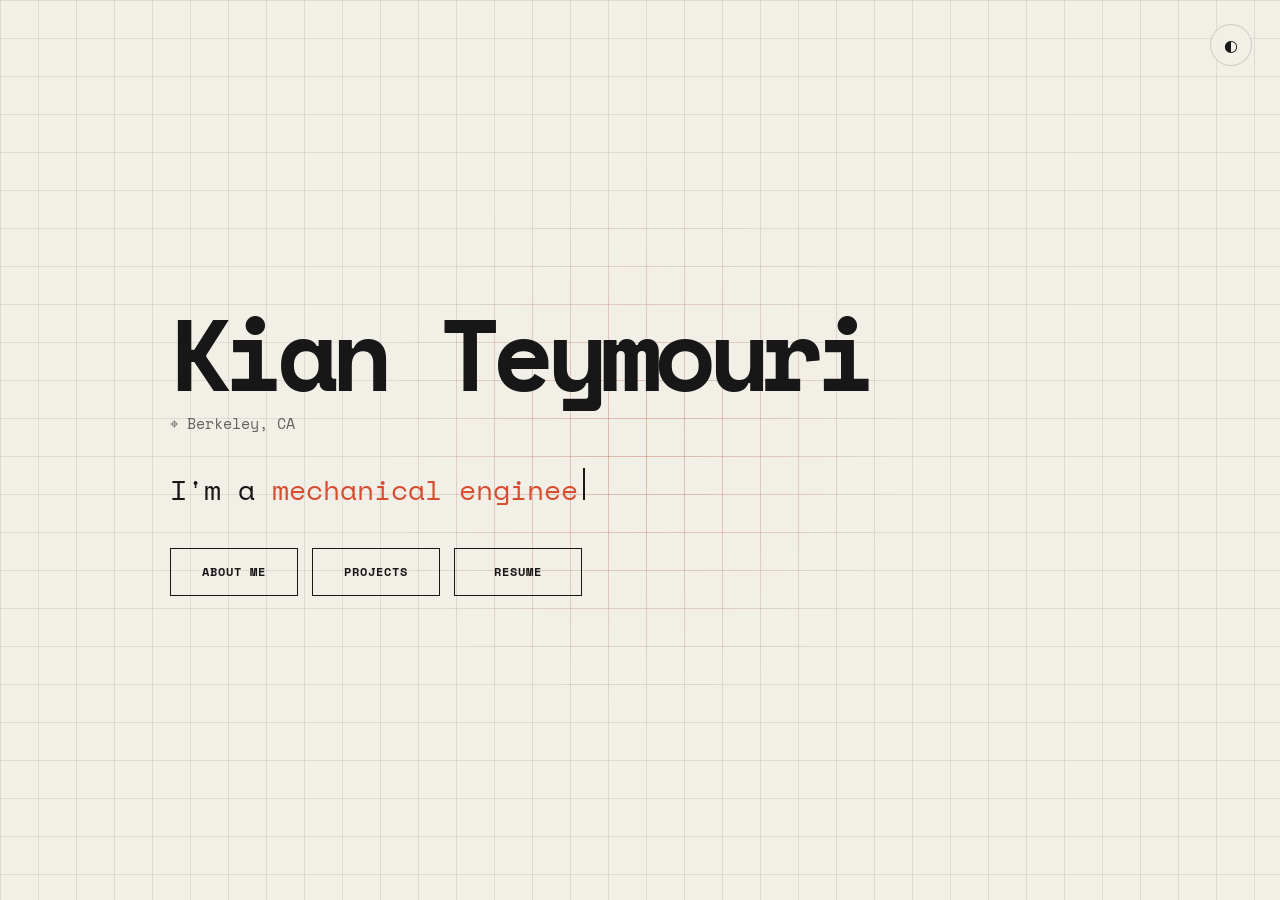
<file: index.html>
<!doctype html>
<html lang="en">
<head>
  <meta charset="utf-8">
  <meta name="viewport" content="width=device-width, initial-scale=1">
  <meta name="description" content="Engineering and product portfolio">
  <title>Kian Teymouri | Portfolio</title>
  <script>
    (() => {
      const saved = localStorage.getItem("portfolio-theme");
      const dark = window.matchMedia("(prefers-color-scheme: dark)").matches;
      if (saved === "dark" || (!saved && dark)) {
        document.documentElement.dataset.theme = "dark";
      }
    })();
  </script>
  <link rel="stylesheet" href="styles.css">
  <script src="script.js" defer></script>
</head>
<body class="landing-page">
  <div class="grid-background" aria-hidden="true">
    <div class="grid-base"></div>
    <div class="grid-glow"></div>
  </div>

  <button class="theme-toggle" type="button" aria-label="Toggle color theme">
    <span class="theme-icon" aria-hidden="true">◐</span>
  </button>

  <main class="landing-shell">
    <section class="landing-copy">
      <p class="name-label">Kian Teymouri</p>
      <p class="location">⌖ Berkeley, CA</p>

      <div class="role-line">
        <span>I'm a&nbsp;</span>
        <span id="typed-role" class="typed-role"></span>
        <span class="typing-cursor" aria-hidden="true"></span>
      </div>

      <nav class="landing-nav" aria-label="Main pages">
        <a class="outline-button" href="about.html">About Me</a>
        <a class="outline-button" href="projects.html">Projects</a>
        <a class="outline-button" href="resume.html">Resume</a>
      </nav>
    </section>
  </main>

  <svg class="corner-doodle doodle-top" viewBox="0 0 420 420" role="img" aria-label="Original rocket doodle">
    <g fill="none" stroke="currentColor" stroke-width="5" stroke-linecap="round" stroke-linejoin="round">
      <path d="M210 50c55 42 76 115 54 192l-54 82-54-82c-22-77-1-150 54-192Z"/>
      <circle cx="210" cy="151" r="28"/>
      <path d="m158 229-58 41 18-87 45-23M262 229l58 41-18-87-45-23"/>
      <path d="m182 320-18 51 46-29 46 29-18-51"/>
      <path d="M192 75h36"/>
      <path d="M190 188h40"/>
    </g>
  </svg>

  <svg class="corner-doodle doodle-bottom" viewBox="0 0 520 340" role="img" aria-label="Original rover doodle">
    <g fill="none" stroke="currentColor" stroke-width="5" stroke-linecap="round" stroke-linejoin="round">
      <path d="M55 270h410"/>
      <circle cx="155" cy="262" r="41"/>
      <circle cx="370" cy="262" r="41"/>
      <path d="M119 225h287l-39-95H178Z"/>
      <path d="M217 130V84h102v46"/>
      <path d="m240 84 19-30h20l19 30"/>
      <circle cx="267" cy="109" r="8"/>
      <path d="M205 166h159M221 194h127"/>
      <path d="M367 129h51l31 31-29 27h-34"/>
      <path d="m449 160 26-14M450 163l28 7"/>
    </g>
  </svg>
</body>
</html>
</file>
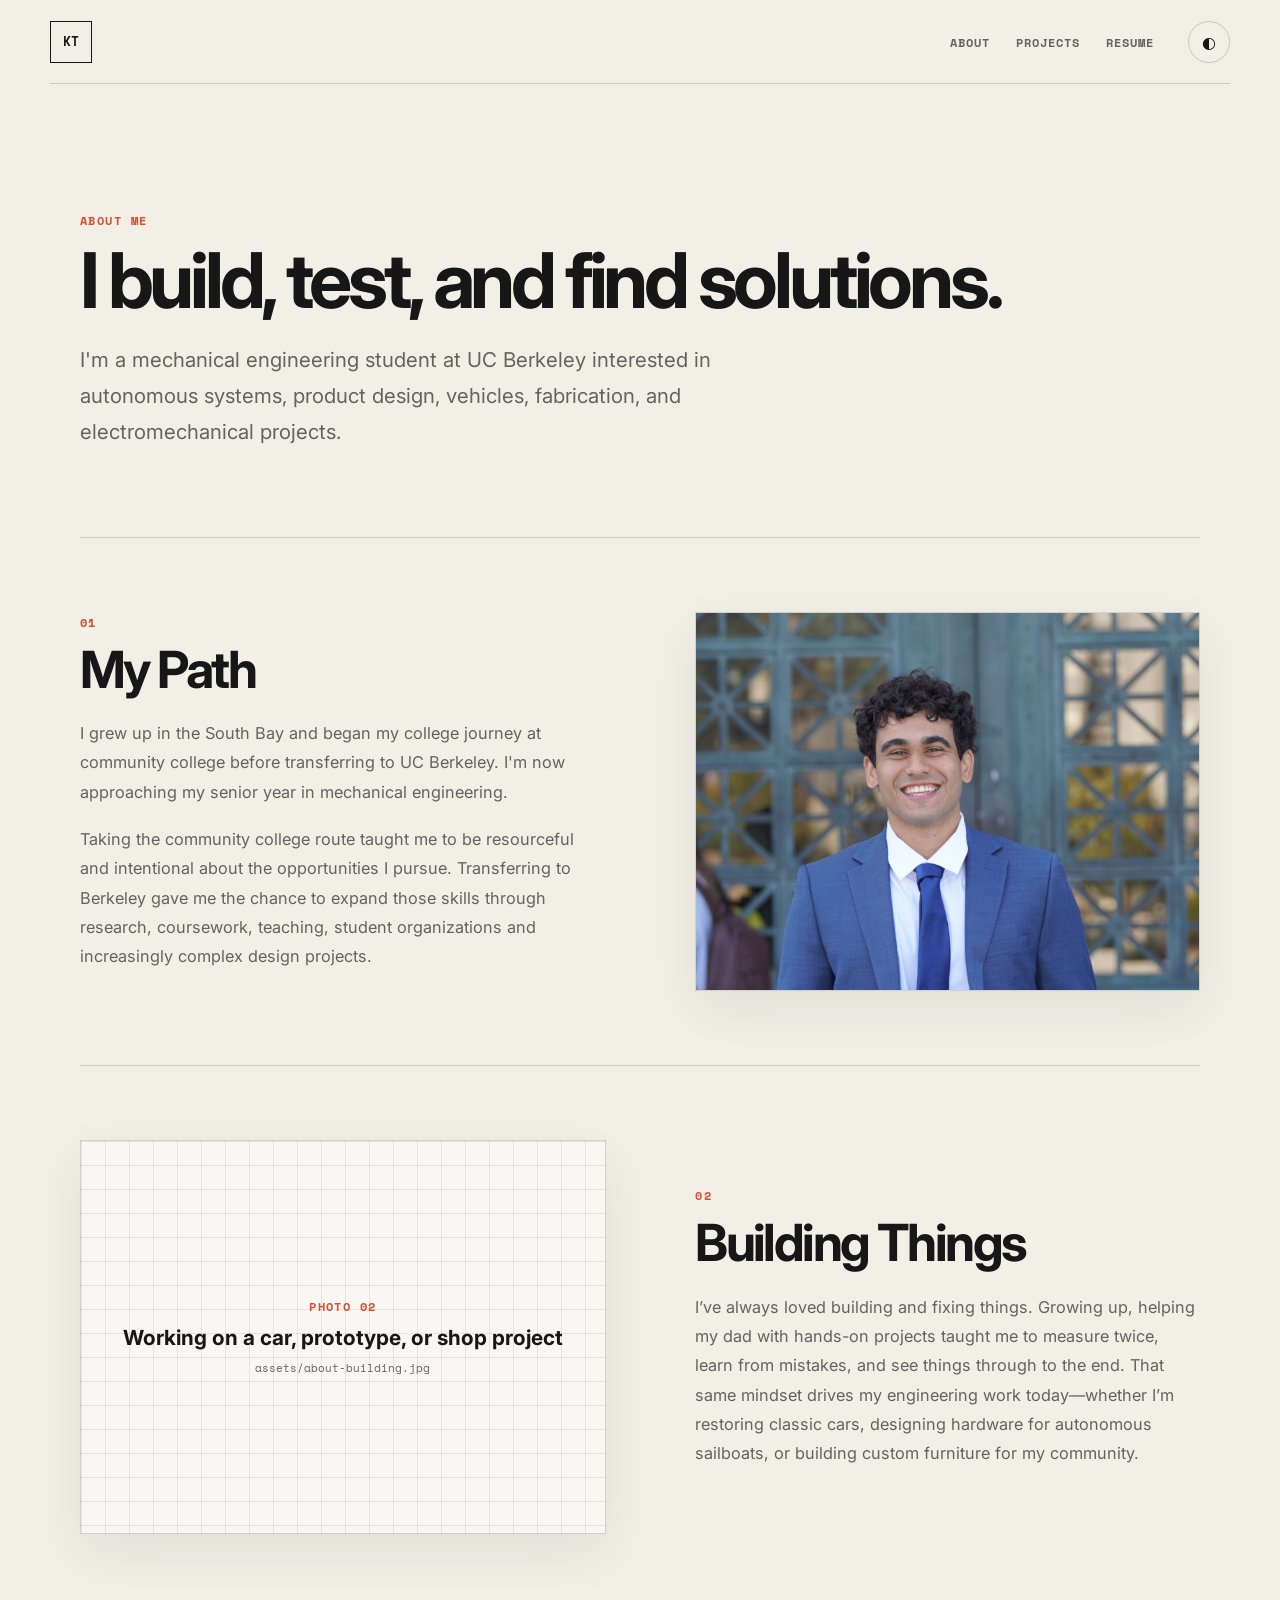
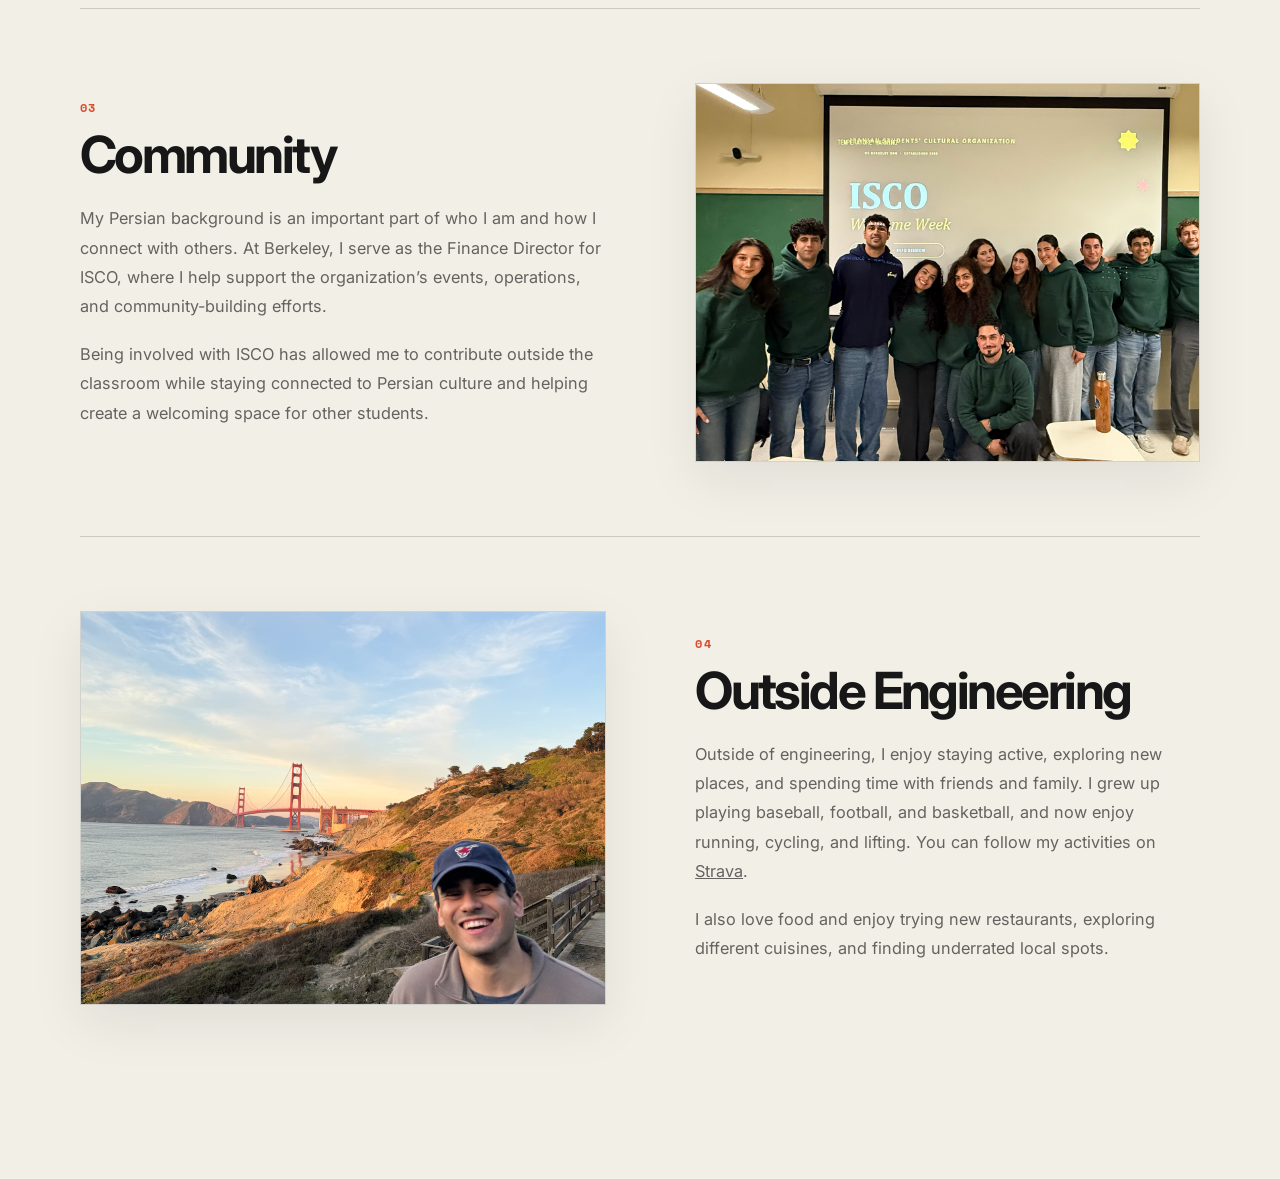
<file: about.html>
<!doctype html>
<html lang="en">
<head>
  <meta charset="utf-8">
  <meta name="viewport" content="width=device-width, initial-scale=1">
  <meta name="description" content="About Kian Teymouri, a UC Berkeley mechanical engineering student focused on building, autonomous systems, and hands-on design.">
  <title>About | Kian Teymouri</title>
  <script>
    (() => {
      const saved = localStorage.getItem("portfolio-theme");
      const dark = window.matchMedia("(prefers-color-scheme: dark)").matches;
      if (saved === "dark" || (!saved && dark)) document.documentElement.dataset.theme = "dark";
    })();
  </script>
  <link rel="stylesheet" href="styles.css">
  <link rel="stylesheet" href="about.css">
  <script src="script.js" defer></script>
</head>
<body>
  <header class="site-header">
    <a class="brand" href="index.html">KT</a>
    <nav class="site-nav" aria-label="Primary navigation">
      <a href="about.html" aria-current="page">About</a>
      <a href="projects.html">Projects</a>
      <a href="resume.html">Resume</a>
    </nav>
    <button class="theme-toggle inline-toggle" type="button" aria-label="Toggle color theme">◐</button>
  </header>

  <main class="page-shell about-page">
    <section class="page-intro about-intro">
      <p class="eyebrow">About me</p>
      <h1>I build, test, and find solutions.</h1>
      <p class="lede">I'm a mechanical engineering student at UC Berkeley interested in autonomous systems, product design, vehicles, fabrication, and electromechanical projects.</p>
    </section>

    <section class="about-story-section">
      <div class="about-story-copy">
        <p class="about-section-number">01</p>
        <h2>My Path</h2>
        <p>I grew up in the South Bay and began my college journey at community college before transferring to UC Berkeley. I'm now approaching my senior year in mechanical engineering.</p>
        <p>Taking the community college route taught me to be resourceful and intentional about the opportunities I pursue. Transferring to Berkeley gave me the chance to expand those skills through research, coursework, teaching, student organizations and increasingly complex design projects.</p>
      </div>
      <figure class="about-photo-slot">
        <img src="assets/headshot.png" alt="Campus shot">
      </figure>
    </section>

    <section class="about-story-section reverse-layout">
      <div class="about-story-copy">
        <p class="about-section-number">02</p>
        <h2>Building Things</h2>
        <p>I’ve always loved building and fixing things. Growing up, helping my dad with hands-on projects taught me to measure twice, learn from mistakes, and see things through to the end. That same mindset drives my engineering work today—whether I’m restoring classic cars, designing hardware for autonomous sailboats, or building custom furniture for my community.
      </div>
      <figure class="about-photo-slot">
        <!-- Replace the placeholder below with: <img src="assets/about-building.jpg" alt="Kian working on an engineering project"> -->
        <div class="photo-placeholder"><span>Photo 02</span><strong>Working on a car, prototype, or shop project</strong><small>assets/about-building.jpg</small></div>
      </figure>
    </section>

    <section class="about-story-section">
      <div class="about-story-copy">
        <p class="about-section-number">03</p>
        <h2>Community</h2>
        <p>My Persian background is an important part of who I am and how I connect with others. At Berkeley, I serve as the Finance Director for ISCO, where I help support the organization’s events, operations, and community-building efforts.</p>
        <p>Being involved with ISCO has allowed me to contribute outside the classroom while staying connected to Persian culture and helping create a welcoming space for other students.</p>
      </div>
      <figure class="about-photo-slot">
        <img src="assets/isco.png" alt="Club Members">
      </figure>
    </section>

    <section class="about-story-section reverse-layout">
      <div class="about-story-copy">
        <p class="about-section-number">04</p>
<h2>Outside Engineering</h2>
<p>Outside of engineering, I enjoy staying active, exploring new places, and spending time with friends and family. I grew up playing baseball, football, and basketball, and now enjoy running, cycling, and lifting. You can follow my activities on <a href="https://www.strava.com/athletes/183209397" target="_blank" rel="noopener noreferrer">Strava</a>.</p>
<p>I also love food and enjoy trying new restaurants, exploring different cuisines, and finding underrated local spots.</p>
      </div>
      <figure class="about-photo-slot">
        <!-- Replace the placeholder below with: <img src="assets/about-life.jpg" alt="Kian playing sports or trying new food"> -->
        <img src="assets/sf_view.png" alt="Rlly Nice Hike: Batteries to Bluff">
      </figure>
    </section>
  </main>
</body>
</html>
</file>
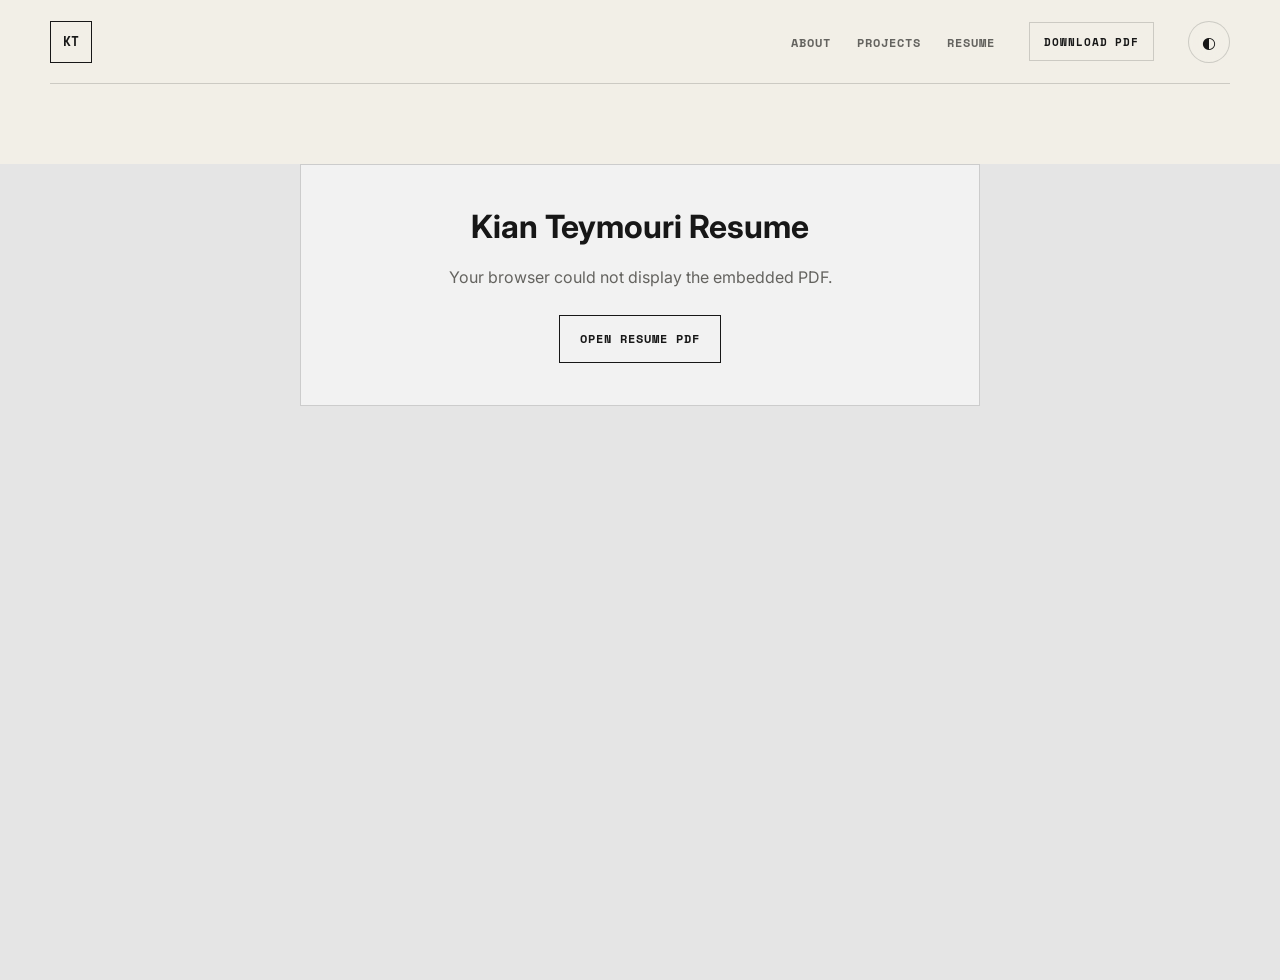
<file: resume.html>
<!doctype html>
<html lang="en">
<head>
  <meta charset="utf-8">
  <meta name="viewport" content="width=device-width, initial-scale=1">
  <meta name="description" content="Resume for Kian Teymouri">
  <title>Resume | Kian Teymouri</title>

  <script>
    (() => {
      const saved = localStorage.getItem("portfolio-theme");
      const dark = window.matchMedia("(prefers-color-scheme: dark)").matches;
      if (saved === "dark" || (!saved && dark)) {
        document.documentElement.dataset.theme = "dark";
      }
    })();
  </script>

  <link rel="stylesheet" href="styles.css">
  <script src="script.js" defer></script>
</head>

<body class="resume-pdf-page">
  <header class="site-header">
    <a class="brand" href="index.html">KT</a>

    <nav class="site-nav" aria-label="Primary navigation">
      <a href="about.html">About</a>
      <a href="projects.html">Projects</a>
      <a href="resume.html" aria-current="page">Resume</a>
    </nav>

    <a class="resume-download-link" href="assets/resume.pdf" download>
      Download PDF
    </a>

    <button
      class="theme-toggle inline-toggle"
      type="button"
      aria-label="Toggle color theme"
    >
      ◐
    </button>
  </header>

  <main class="pdf-viewer-shell">
    <object
      class="pdf-viewer"
      data="assets/resume.pdf"
      type="application/pdf"
      aria-label="Kian Teymouri resume"
    >
      <div class="pdf-fallback">
        <h1>Kian Teymouri Resume</h1>
        <p>
          Your browser could not display the embedded PDF.
        </p>
        <a class="outline-button" href="assets/resume.pdf">
          Open Resume PDF
        </a>
      </div>
    </object>
  </main>
</body>
</html>
</file>
<file: styles.css>
@import url('https://fonts.googleapis.com/css2?family=Inter:wght@400;500;600;700&family=Space+Mono:wght@400;700&display=swap');

:root {
  --bg: #f2efe7;
  --surface: rgba(255, 255, 255, .52);
  --text: #171717;
  --muted: #64635f;
  --line: rgba(23, 23, 23, .17);
  --grid: rgba(23, 23, 23, .085);
  --accent: #d84c2f;
  --shadow: 0 18px 50px rgba(20, 20, 20, .08);
}

:root[data-theme="dark"] {
  --bg: #121313;
  --surface: rgba(255, 255, 255, .035);
  --text: #f1efe8;
  --muted: #aaa9a2;
  --line: rgba(255, 255, 255, .17);
  --grid: rgba(255, 255, 255, .07);
  --accent: #ff775d;
  --shadow: 0 20px 60px rgba(0, 0, 0, .3);
}

* { box-sizing: border-box; }

html { color-scheme: light; }
html[data-theme="dark"] { color-scheme: dark; }

body {
  margin: 0;
  min-height: 100vh;
  overflow-x: hidden;
  background: var(--bg);
  color: var(--text);
  font-family: Inter, system-ui, sans-serif;
  transition: background .25s ease, color .25s ease;
}

a { color: inherit; }
button, a { -webkit-tap-highlight-color: transparent; }
button { font: inherit; }

.grid-background {
  position: fixed;
  inset: 0;
  z-index: -2;
  pointer-events: none;
}

.grid-base, .grid-glow {
  position: absolute;
  inset: 0;
  background-image:
    linear-gradient(var(--grid) 1px, transparent 1px),
    linear-gradient(90deg, var(--grid) 1px, transparent 1px);
  background-size: 38px 38px;
}

.grid-glow {
  opacity: .75;
  mask-image: radial-gradient(circle 280px at var(--mouse-x, 50%) var(--mouse-y, 50%), black, transparent);
  background-image:
    linear-gradient(color-mix(in srgb, var(--accent) 35%, transparent) 1px, transparent 1px),
    linear-gradient(90deg, color-mix(in srgb, var(--accent) 35%, transparent) 1px, transparent 1px);
}

.theme-toggle {
  position: fixed;
  top: 24px;
  right: 28px;
  z-index: 20;
  width: 42px;
  height: 42px;
  border: 1px solid var(--line);
  border-radius: 50%;
  background: color-mix(in srgb, var(--bg) 88%, transparent);
  color: var(--text);
  cursor: pointer;
  backdrop-filter: blur(12px);
}

.theme-toggle:hover { transform: rotate(16deg); }
.theme-toggle { transition: transform .2s ease, background .2s ease; }

.landing-page {
  display: grid;
  place-items: center;
  min-height: 100vh;
}

.landing-shell {
  width: min(1120px, calc(100% - 48px));
  min-height: 100vh;
  display: flex;
  align-items: center;
}

.landing-copy {
  position: relative;
  z-index: 2;
  margin-left: clamp(0px, 7vw, 90px);
}

.name-label {
  margin: 0 0 12px;
  font: 700 clamp(2.6rem, 8vw, 6.6rem)/.95 "Space Mono", monospace;
  letter-spacing: -.08em;
}

.location {
  margin: 0 0 34px;
  color: var(--muted);
  font-family: "Space Mono", monospace;
  font-size: .92rem;
}

.role-line {
  display: flex;
  align-items: baseline;
  min-height: 42px;
  margin-bottom: 38px;
  font: 500 clamp(1.15rem, 2.4vw, 1.75rem)/1.4 "Space Mono", monospace;
}

.typed-role { color: var(--accent); }

.typing-cursor {
  width: 2px;
  height: 1.15em;
  margin-left: 5px;
  background: var(--text);
  animation: blink .85s steps(1) infinite;
}

@keyframes blink { 50% { opacity: 0; } }

.landing-nav {
  display: flex;
  flex-wrap: wrap;
  gap: 14px;
}

.outline-button {
  display: inline-flex;
  justify-content: center;
  align-items: center;
  min-width: 128px;
  min-height: 48px;
  padding: 12px 20px;
  border: 1px solid var(--text);
  background: transparent;
  text-decoration: none;
  font: 700 .78rem/1 "Space Mono", monospace;
  text-transform: uppercase;
  letter-spacing: .08em;
  transition: color .18s ease, background .18s ease, transform .18s ease;
}

.outline-button:hover {
  background: var(--text);
  color: var(--bg);
  transform: translateY(-3px);
}

.corner-doodle {
  position: fixed;
  width: clamp(190px, 25vw, 330px);
  color: var(--text);
  opacity: 0;
  pointer-events: none;
  transition: opacity .12s linear;
}

.doodle-top {
  top: 18px;
  right: 35px;
  transform: rotate(10deg);
}

.doodle-bottom {
  right: 34px;
  bottom: 22px;
  transform: rotate(-8deg);
}

.site-header {
  width: min(1180px, calc(100% - 40px));
  margin: 0 auto;
  min-height: 84px;
  display: flex;
  align-items: center;
  gap: 34px;
  border-bottom: 1px solid var(--line);
}

.brand {
  display: grid;
  place-items: center;
  width: 42px;
  height: 42px;
  border: 1px solid var(--text);
  font: 700 .8rem "Space Mono", monospace;
  text-decoration: none;
}

.site-nav {
  display: flex;
  gap: 26px;
  margin-left: auto;
}

.site-nav a {
  color: var(--muted);
  font: 700 .77rem "Space Mono", monospace;
  text-decoration: none;
  text-transform: uppercase;
  letter-spacing: .08em;
}

.site-nav a:hover { color: var(--accent); }

.inline-toggle {
  position: static;
  flex: 0 0 auto;
}

.page-shell {
  width: min(1080px, calc(100% - 40px));
  margin: 0 auto;
  padding: clamp(62px, 9vw, 120px) 0 100px;
}

.page-intro {
  max-width: 850px;
  margin-bottom: 70px;
}

.eyebrow, .project-type {
  color: var(--accent);
  font: 700 .76rem "Space Mono", monospace;
  text-transform: uppercase;
  letter-spacing: .12em;
}

.page-intro h1 {
  margin: 10px 0 22px;
  font-size: clamp(2.5rem, 6vw, 5.4rem);
  line-height: 1.02;
  letter-spacing: -.055em;
}

.lede {
  max-width: 720px;
  color: var(--muted);
  font-size: clamp(1.05rem, 1.8vw, 1.28rem);
  line-height: 1.75;
}

.about-grid {
  display: grid;
  grid-template-columns: repeat(2, 1fr);
  gap: 20px;
}

.panel, .project-card, .resume-section {
  border: 1px solid var(--line);
  background: var(--surface);
  box-shadow: var(--shadow);
  backdrop-filter: blur(10px);
}

.panel { padding: clamp(26px, 4vw, 44px); }
.wide-panel { grid-column: 1 / -1; }

.panel h2, .resume-section h2 {
  margin-top: 0;
  font: 700 .84rem "Space Mono", monospace;
  text-transform: uppercase;
  letter-spacing: .1em;
}

.panel p, .clean-list {
  color: var(--muted);
  line-height: 1.75;
}

.clean-list { padding-left: 1.25rem; }

.tag-list {
  display: flex;
  flex-wrap: wrap;
  gap: 10px;
}

.tag-list span {
  border: 1px solid var(--line);
  padding: 8px 11px;
  font: 500 .73rem "Space Mono", monospace;
}

.compact span { padding: 6px 9px; }

.project-grid { display: grid; gap: 20px; }

.project-card {
  display: grid;
  grid-template-columns: 90px 1fr;
  gap: 25px;
  padding: clamp(26px, 5vw, 54px);
  transition: transform .2s ease, border-color .2s ease;
}

.project-card:hover {
  transform: translateY(-4px);
  border-color: var(--accent);
}

.project-number {
  color: var(--accent);
  font: 700 1.3rem "Space Mono", monospace;
}

.project-card h2 {
  margin: 8px 0 14px;
  font-size: clamp(1.65rem, 3vw, 2.5rem);
  letter-spacing: -.04em;
}

.project-card p:not(.project-type) {
  max-width: 730px;
  color: var(--muted);
  line-height: 1.7;
}

.text-link {
  display: inline-block;
  margin-top: 24px;
  color: var(--text);
  font: 700 .76rem "Space Mono", monospace;
  text-decoration-color: var(--accent);
  text-underline-offset: 5px;
}

.resume-intro {
  max-width: none;
  display: flex;
  justify-content: space-between;
  align-items: flex-end;
  gap: 30px;
}

.resume-layout { display: grid; gap: 20px; }
.resume-section { padding: clamp(28px, 5vw, 50px); }

.resume-entry {
  display: grid;
  grid-template-columns: 1fr auto;
  gap: 28px;
  padding: 28px 0;
  border-top: 1px solid var(--line);
}

.resume-entry h3 { margin: 0 0 8px; }
.resume-entry p { margin: 0; color: var(--muted); line-height: 1.65; }

@media (max-width: 720px) {
  .landing-shell { width: min(100% - 30px, 620px); }
  .landing-copy { margin-left: 0; }
  .corner-doodle { width: 180px; }
  .doodle-top { top: 70px; right: -40px; }
  .doodle-bottom { right: -25px; bottom: 12px; }
  .site-header { gap: 15px; }
  .site-nav { gap: 12px; }
  .site-nav a { font-size: .65rem; }
  .about-grid { grid-template-columns: 1fr; }
  .wide-panel { grid-column: auto; }
  .project-card { grid-template-columns: 1fr; }
  .resume-intro { align-items: flex-start; flex-direction: column; }
  .resume-entry { grid-template-columns: 1fr; }
}

@media (prefers-reduced-motion: reduce) {
  *, *::before, *::after {
    animation-duration: .01ms !important;
    animation-iteration-count: 1 !important;
    transition-duration: .01ms !important;
  }
}


/* Full-page resume PDF viewer */
.resume-pdf-page {
  height: 100vh;
  overflow: hidden;
}

.resume-download-link {
  padding: 10px 14px;
  border: 1px solid var(--line);
  font: 700 .7rem "Space Mono", monospace;
  text-decoration: none;
  text-transform: uppercase;
  letter-spacing: .08em;
  white-space: nowrap;
}

.resume-download-link:hover {
  border-color: var(--accent);
  color: var(--accent);
}

.pdf-viewer-shell {
  width: 100%;
  height: calc(100vh - 84px);
  padding: 0;
}

.pdf-viewer {
  display: block;
  width: 100%;
  height: 100%;
  border: 0;
  background: #e5e5e5;
}

.pdf-fallback {
  width: min(680px, calc(100% - 40px));
  margin: 80px auto;
  padding: 42px;
  border: 1px solid var(--line);
  background: var(--surface);
  text-align: center;
}

.pdf-fallback h1 {
  margin-top: 0;
}

.pdf-fallback p {
  margin-bottom: 28px;
  color: var(--muted);
}

@media (max-width: 720px) {
  .resume-download-link {
    display: none;
  }

  .pdf-viewer-shell {
    height: calc(100vh - 84px);
  }
}

/* Oliver-inspired categorized projects page */
.projects-page { width: min(1180px, calc(100% - 40px)); }
.projects-intro { margin-bottom: 38px; }
.project-filter-tabs { position: sticky; top: 0; z-index: 10; display: flex; flex-wrap: wrap; gap: 10px; margin-bottom: 66px; padding: 14px 0; background: color-mix(in srgb, var(--bg) 90%, transparent); border-bottom: 1px solid var(--line); backdrop-filter: blur(14px); }
.project-filter { padding: 10px 15px; border: 1px solid var(--line); background: transparent; color: var(--muted); cursor: pointer; font: 700 .72rem "Space Mono", monospace; text-transform: uppercase; letter-spacing: .08em; }
.project-filter:hover, .project-filter.active { border-color: var(--text); background: var(--text); color: var(--bg); }
.project-category { margin-bottom: 86px; }
.project-category[hidden] { display: none; }
.project-category-heading { display: flex; align-items: center; gap: 20px; margin-bottom: 24px; }
.project-category-heading span { flex: 0 0 auto; font: 700 .82rem "Space Mono", monospace; text-transform: uppercase; letter-spacing: .12em; }
.project-category-heading div { width: 100%; height: 1px; background: var(--line); }
.oliver-project-grid { display: grid; grid-template-columns: repeat(2, minmax(0, 1fr)); gap: 22px; }
.oliver-project-card { overflow: hidden; border: 1px solid var(--line); background: var(--surface); box-shadow: var(--shadow); transition: transform .2s ease, border-color .2s ease; }
.oliver-project-card:hover { transform: translateY(-5px); border-color: var(--accent); }
.oliver-card-image {
  height: 220px;
  overflow: hidden;
  border-bottom: 1px solid var(--line);
  background: color-mix(in srgb, var(--bg) 82%, var(--text) 18%);
}
.oliver-card-image img { width: 100%; height: 100%; object-fit: cover; transition: transform .45s ease; }
.oliver-project-card:hover .oliver-card-image img { transform: scale(1.035); }
.oliver-card-image.portrait-image img { object-fit: contain; padding: 18px; }
.oliver-card-footer { min-height: 78px; display: flex; align-items: center; justify-content: space-between; gap: 18px; padding: 14px 18px; border-bottom: 1px solid var(--line); }
.oliver-card-footer h2 { margin: 0 0 6px; font-size: 1.1rem; line-height: 1.25; }
.oliver-card-footer p { margin: 0; color: var(--muted); font: 500 .69rem "Space Mono", monospace; }
.oliver-card-footer > span { color: var(--accent); font-size: 1.25rem; }
.card-action { flex: 0 0 auto; color: var(--accent); font: 700 .69rem "Space Mono", monospace; text-decoration: none; text-transform: uppercase; letter-spacing: .06em; }
.oliver-card-details { padding: 18px; }
.oliver-card-details > p { margin: 0 0 20px; color: var(--muted); line-height: 1.7; }
.mini-image-row { margin: 0 0 20px; }
.mini-image-row img { display: block; width: 100%; max-height: 210px; object-fit: contain; border: 1px solid var(--line); background: color-mix(in srgb, var(--bg) 88%, var(--text) 12%); }
.wide-project-card { grid-column: 1 / -1; }
.woodworking-image-grid { display: grid; grid-template-columns: repeat(2, 1fr); height: 390px; border-bottom: 1px solid var(--line); }
.woodworking-image-grid img { width: 100%; height: 100%; object-fit: cover; }
.woodworking-image-grid img + img { border-left: 1px solid var(--line); }
@media (max-width: 760px) {
  .project-filter-tabs { position: static; margin-bottom: 46px; }
  .oliver-project-grid { grid-template-columns: 1fr; }
  .wide-project-card { grid-column: auto; }
  .oliver-card-image { height: 210px; }
  .woodworking-image-grid { grid-template-columns: 1fr; height: auto; }
  .woodworking-image-grid img { height: 245px; }
  .woodworking-image-grid img + img { border-left: 0; border-top: 1px solid var(--line); }
}

/* Other / document projects */
.document-project-grid {
  display: grid;
  grid-template-columns: repeat(2, minmax(0, 1fr));
  gap: 22px;
}

.document-project-card {
  display: grid;
  grid-template-columns: 92px 1fr;
  gap: 24px;
  align-items: start;
  padding: clamp(24px, 4vw, 38px);
  border: 1px solid var(--line);
  background: var(--surface);
  box-shadow: var(--shadow);
  transition: transform .2s ease, border-color .2s ease;
}

.document-project-card:hover {
  transform: translateY(-5px);
  border-color: var(--accent);
}

.document-icon {
  position: relative;
  display: grid;
  place-items: center;
  width: 82px;
  aspect-ratio: 4 / 5;
  border: 1px solid var(--text);
  color: var(--accent);
  font: 700 .78rem "Space Mono", monospace;
  letter-spacing: .08em;
}

.document-icon::after {
  content: "";
  position: absolute;
  right: -1px;
  top: -1px;
  width: 20px;
  height: 20px;
  border-left: 1px solid var(--text);
  border-bottom: 1px solid var(--text);
  background: var(--bg);
}

.document-project-copy h2 {
  margin: 7px 0 14px;
  font-size: clamp(1.35rem, 2.3vw, 2rem);
  letter-spacing: -.035em;
}

.document-project-copy > p:not(.project-type) {
  margin: 0 0 24px;
  color: var(--muted);
  line-height: 1.7;
}

.document-button {
  min-width: 0;
  min-height: 42px;
  padding: 10px 14px;
  font-size: .68rem;
}

@media (max-width: 760px) {
  .document-project-grid {
    grid-template-columns: 1fr;
  }

  .document-project-card {
    grid-template-columns: 72px 1fr;
    gap: 18px;
  }

  .document-icon {
    width: 68px;
  }
}



/* Project PDF arrows and normalized project/document covers */
.project-arrow-link {
  flex: 0 0 auto;
  color: var(--accent);
  font-size: 1.35rem;
  line-height: 1;
  text-decoration: none;
  transition: transform .18s ease;
}
.project-arrow-link:hover { transform: translate(3px, -3px); }

.project-cover-contain img {
  width: 100%;
  height: 100%;
  object-fit: contain;
  padding: 8px;
}

.document-preview img {
  object-fit: contain;
  padding: 6px;
}

.document-preview {
  background: color-mix(in srgb, var(--bg) 88%, var(--text) 12%);
}
.document-preview img {
  width: auto;
  height: 94%;
  max-width: 94%;
  max-height: 94%;
  margin: 0 auto;
  display: block;
  object-fit: contain;
  background: white;
  box-shadow: 0 10px 28px rgba(0,0,0,.12);
}

.project-placeholder-image {
  height: 220px;
  display: grid;
  place-items: center;
  border-bottom: 1px solid var(--line);
  background:
    linear-gradient(var(--grid) 1px, transparent 1px),
    linear-gradient(90deg, var(--grid) 1px, transparent 1px);
  background-size: 24px 24px;
  text-align: center;
  padding: 30px;
}
.project-placeholder-image span {
  display: block;
  margin-bottom: 8px;
  color: var(--text);
  font: 700 .82rem "Space Mono", monospace;
  text-transform: uppercase;
  letter-spacing: .08em;
}
.project-placeholder-image small {
  color: var(--muted);
  font: 500 .68rem "Space Mono", monospace;
}

@media (max-width: 760px) {
  .project-placeholder-image { height: 210px; }
  .document-preview img {
    height: 92%;
    max-width: 92%;
  }
}
</file>
<file: about.css>
.about-page { width: min(1120px, calc(100% - 40px)); }
.about-intro { max-width: 940px; margin-bottom: 88px; }
.about-story-section { display: grid; grid-template-columns: minmax(0, 1.02fr) minmax(320px, .98fr); align-items: center; gap: clamp(38px, 7vw, 90px); padding: 74px 0; border-top: 1px solid var(--line); }
.about-story-section.reverse-layout .about-story-copy { order: 2; }
.about-story-section.reverse-layout .about-photo-slot { order: 1; }
.about-story-copy { max-width: 620px; }
.about-section-number { margin: 0 0 12px; color: var(--accent); font: 700 .74rem "Space Mono", monospace; letter-spacing: .12em; }
.about-story-copy h2 { margin: 0 0 24px; font-size: clamp(2rem, 4vw, 3.8rem); line-height: 1.02; letter-spacing: -.05em; }
.about-story-copy p:not(.about-section-number) { margin: 0 0 18px; color: var(--muted); font-size: 1.02rem; line-height: 1.8; }
.about-photo-slot { min-width: 0; margin: 0; }
.about-photo-slot img, .photo-placeholder { display: block; width: 100%; aspect-ratio: 4 / 3; border: 1px solid var(--line); background: var(--surface); box-shadow: var(--shadow); }
.about-photo-slot img { object-fit: cover; }
.photo-placeholder { display: grid; place-content: center; gap: 10px; padding: 30px; color: var(--muted); text-align: center; background-image: linear-gradient(var(--grid) 1px, transparent 1px), linear-gradient(90deg, var(--grid) 1px, transparent 1px); background-size: 24px 24px; }
.photo-placeholder span { color: var(--accent); font: 700 .72rem "Space Mono", monospace; text-transform: uppercase; letter-spacing: .12em; }
.photo-placeholder strong { color: var(--text); font-size: clamp(1rem, 2vw, 1.3rem); }
.photo-placeholder small { font: 500 .67rem "Space Mono", monospace; }
@media (max-width: 800px) { .about-story-section { grid-template-columns: 1fr; padding: 54px 0; } .about-story-section.reverse-layout .about-story-copy, .about-story-section.reverse-layout .about-photo-slot { order: initial; } .about-photo-slot { max-width: 620px; } }
</file>
